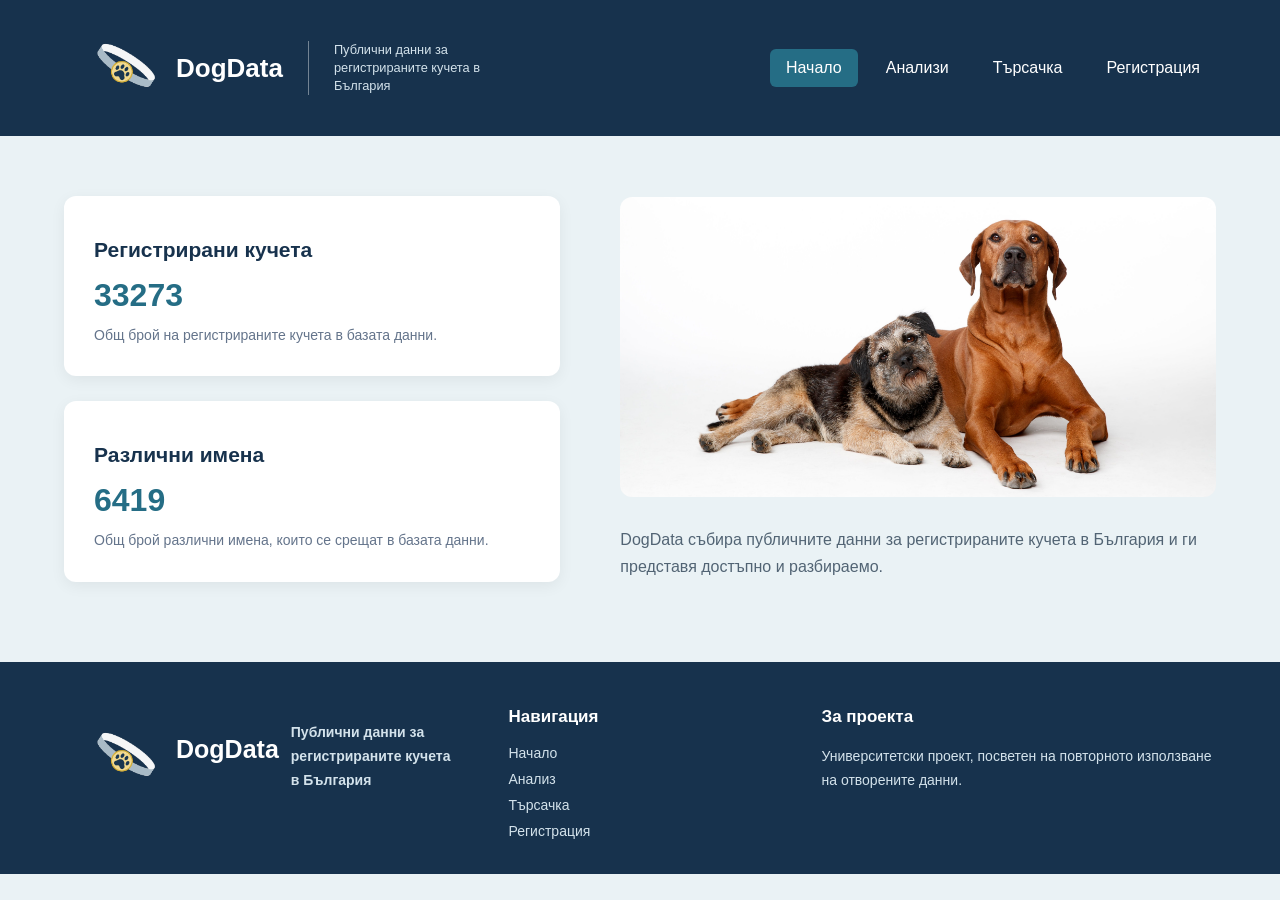
<file: index.html>
<!DOCTYPE html>
<html lang="bg">

<head>
    <meta charset="UTF-8">
    <meta name="viewport" content="width=device-width, initial-scale=1.0">

    <title>
        DogData | Данни за кучетата в България
    </title>
    <link rel="stylesheet" href="css/style.css">
</head>

<body>

    <header class="site-header">
        <div class="container">

            <a href="index.html" class="logo">
                <img src="images/logo.png" alt="DogData logo">
                DogData
            </a>

            <p class="header-description">
                Публични данни за регистрираните кучета в България
            </p>

            <nav class="main-nav">
                <a href="index.html" class="active">Начало</a>
                <a href="analyses.html">Анализи</a>
                <a href="search.html">Търсачка</a>
                <a href="registration.html">Регистрация</a>
            </nav>
        </div>
    </header>

    <main>
        <section class="hero-section">
            <!--left part-->
            <div class="info-cards">
                <div class="info-card">
                    <div class="card-icon"></div>
                    <h2>Регистрирани кучета</h2>

                    <!---Count of dogs-->
                    <p class="card-number" id="registered-dogs-count"></p>

                    <p class="card-description">
                        Общ брой на регистрираните кучета в базата данни.
                    </p>
                </div>

                <div class="info-card">
                    <div class="card-icon"></div>

                    <!--Topic of the second map-->
                    <h2>Различни имена</h2>

                    <!--info in numbers-->
                    <p class="card-number" id="differentNames"></p>

                    <p class="card-description">
                        Общ брой различни имена, които се срещат в базата данни.
                    </p>
                </div>
            </div>

            <!-- right part-->
            <div class="hero-content">
                <!-- put dog picture-->
                <img src="images/dogs.jpg" alt="Куче" class="hero-image">

                <h1></h1>

                <p>
                    DogData събира публичните данни за
                    регистрираните кучета в България и ги
                    представя достъпно и разбираемо.
                </p>
            </div>
        </section>
    </main>

    <script src="libs/sql-wasm-inline.js"></script>
    <script>
        loadDatabase();

        async function loadDatabase() {
            const SQL = await initSqlJs();
            const response = await fetch("data/data.db");
            const buffer = await response.arrayBuffer();
            db = new SQL.Database(new Uint8Array(buffer));

            db.create_function('UNICODE_PROPER', (str) => {
                if (!str) return '';
                return str.split(' ').map(word => word.charAt(0).toLocaleUpperCase('bg-BG') + word.slice(1).toLocaleLowerCase('bg-BG')).join(' ');
            });

            const dogCount = document.getElementById("registered-dogs-count");
            dogCount.textContent = db.exec("SELECT COUNT(*) FROM dogs")[0].values[0][0];

            const nameCount = document.getElementById("differentNames");
            nameCount.textContent = db.exec("SELECT COUNT(DISTINCT UNICODE_PROPER(name)) FROM dogs WHERE name IS NOT NULL")[0].values[0][0];
        }
    </script>

    <footer class="site-footer">
        <div class="footer-container">
            <!--first colon-->
            <div class="footer-about">
                <a href="index.html" class="logo">
                    <img src="images/logo.png" alt="DogData logo">
                    <h2>DogData</h2>


                    <p>
                        Публични данни за регистрираните кучета
                        в България
                    </p>
                </a>
            </div>
            <!--second colon-->
            <div class="footer-navigation">
                <h3>Навигация</h3>

                <a href="index.html">Начало</a>
                <a href="analyses.html">Анализ</a>
                <a href="search.html">Търсачка</a>
                <a href="registration.html">Регистрация</a>
            </div>

            <!--third colon-->
            <div class="footer-project">
                <h3>За проекта</h3>
                <!--add info-->
                <p>
                    Университетски проект, посветен на
                    повторното използване на отворените данни.
                </p>
            </div>

        </div>

    </footer>
</body>

</html>
</file>
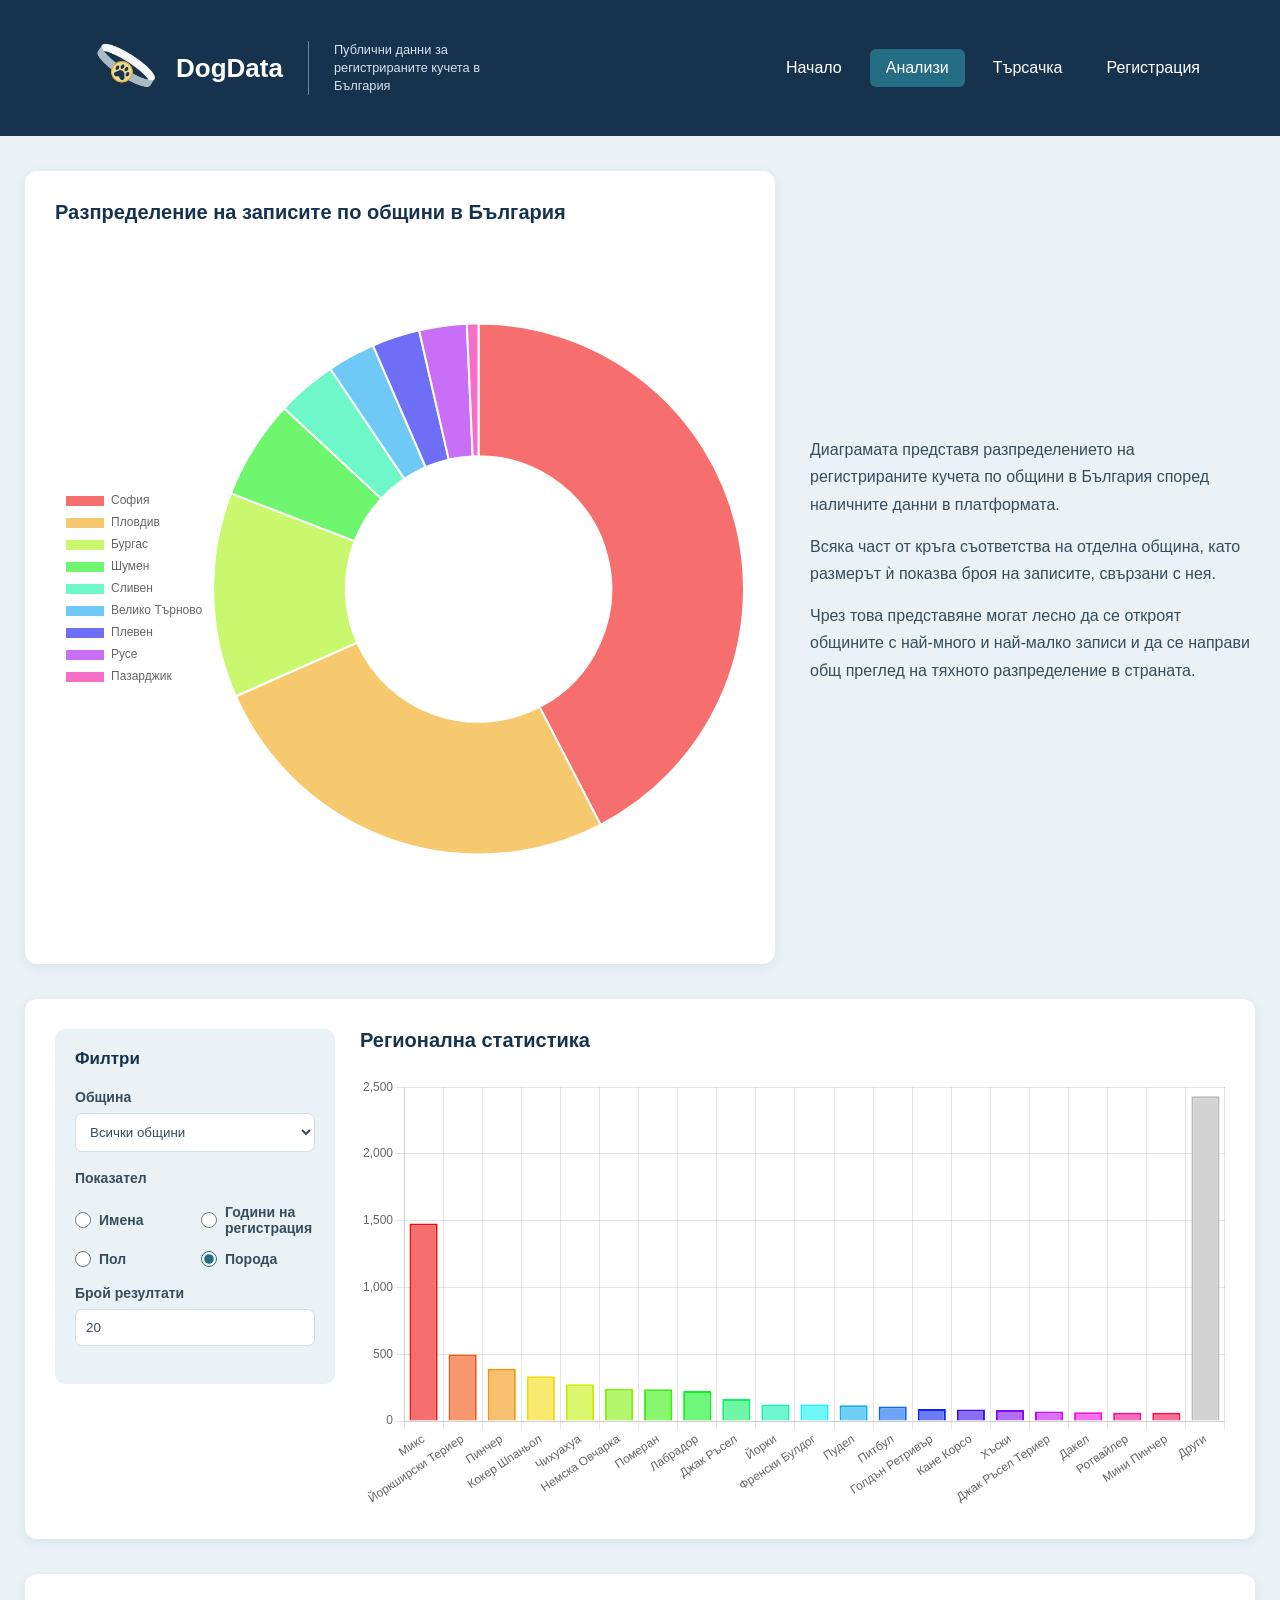
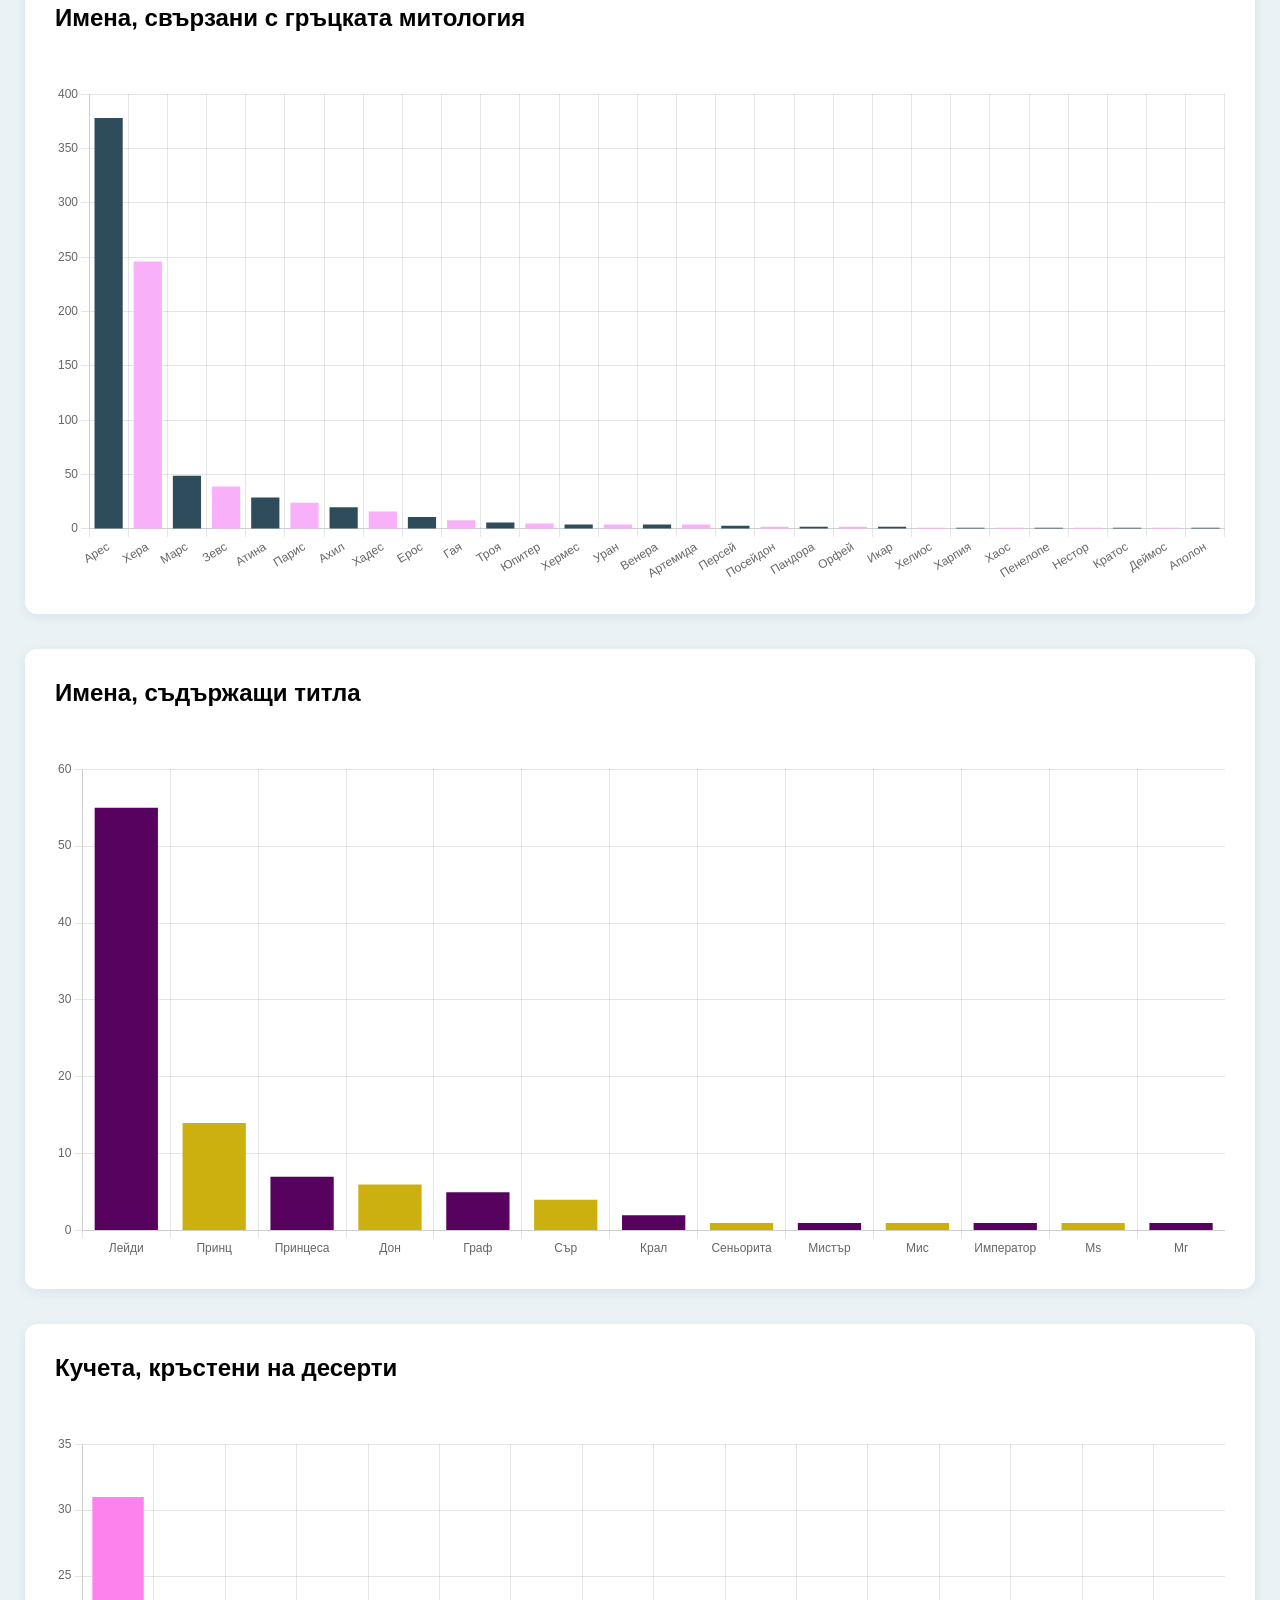
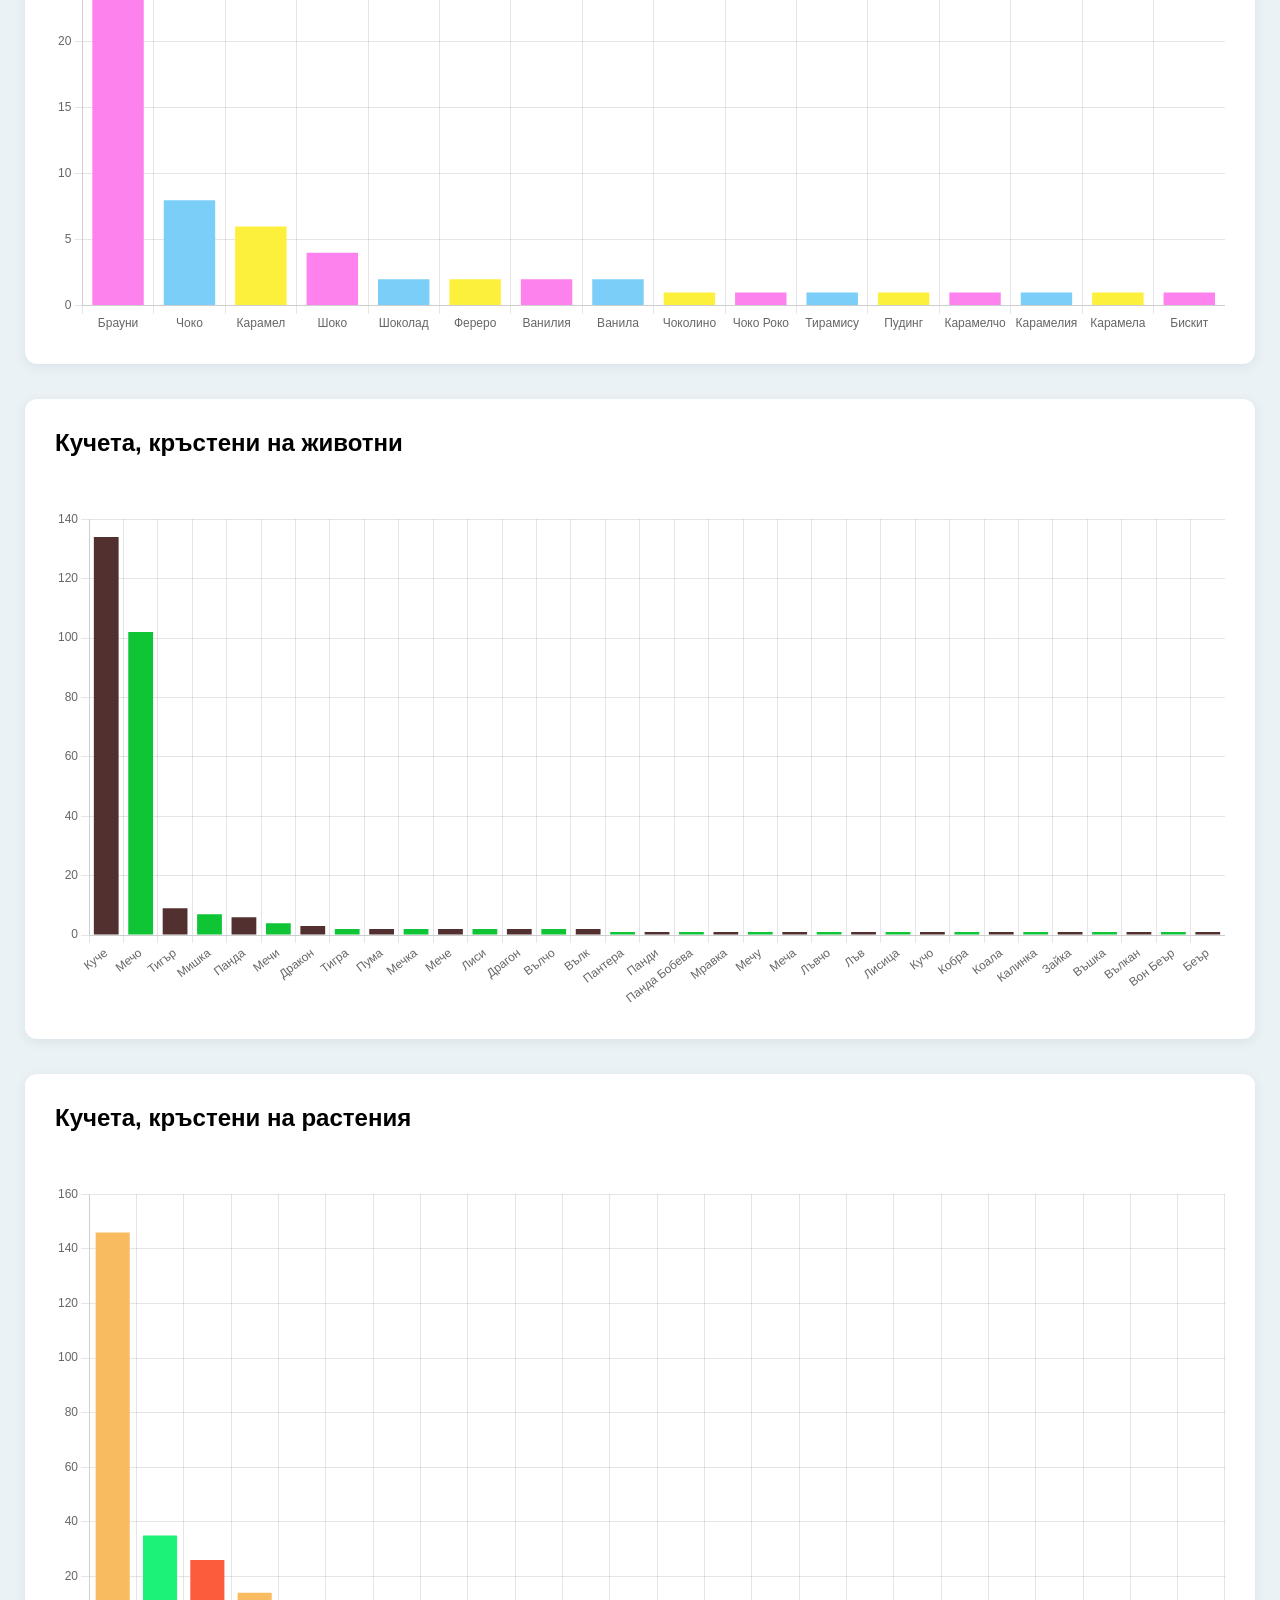
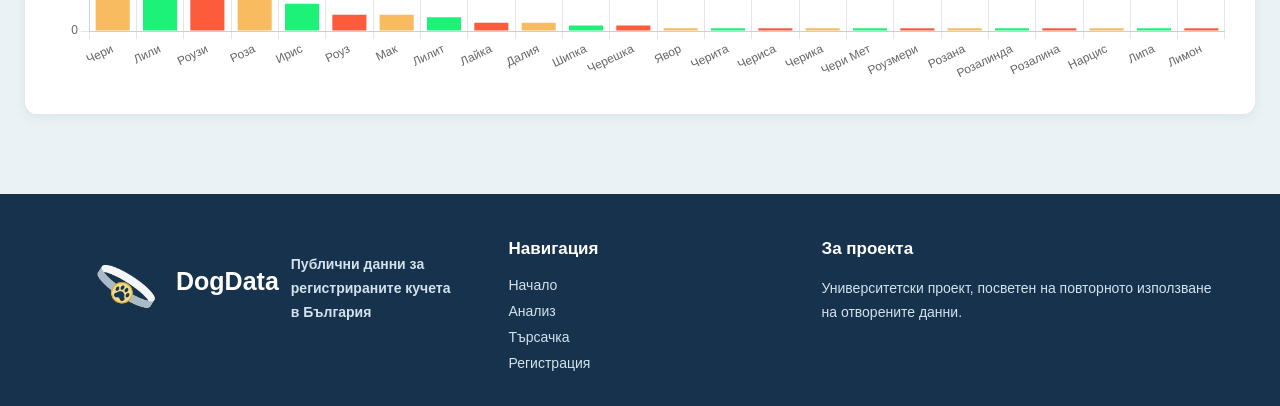
<file: analyses.html>
<!DOCTYPE html>
<html lang="bg">

<head>
    <meta charset="UTF-8">
    <meta name="viewport" content="width=device-width, initial-scale=1.0">

    <title>
        DogData | Анализи
    </title>
    <!--Obshti stilove-->
    <link rel="stylesheet" href="css/style.css">
    <!--Стил на страницаа анализ-->
    <link rel="stylesheet" href="css/analyses.css">
</head>

<body>

    <header class="site-header">
        <div class="container">

            <a href="index.html" class="logo">
                <img src="images/logo.png" alt="DogData logo">
                DogData
            </a>

            <p class="header-description">
                Публични данни за регистрираните кучета в България
            </p>

            <nav class="main-nav">
                <a href="index.html">Начало</a>
                <a href="analyses.html" class="active">Анализи</a>
                <a href="search.html">Търсачка</a>
                <a href="registration.html">Регистрация</a>
            </nav>
        </div>
    </header>

    <main class="analyses-page">

        <div class="analyses-container">

            <section class="national-statistics">
                <div class="national-chart-card">
                    <h2>Разпределение на записите по общини в България</h2>
                    <canvas id="nationalChart"></canvas>
                </div>

                <div class="national-description">
                    <p>
                        Диаграмата представя разпределението на регистрираните
                        кучета по общини в България според
                        наличните данни в платформата.
                    </p>

                    <p>
                        Всяка част от кръга съответства на отделна община,
                        като размерът ѝ показва броя на записите,
                        свързани с нея.
                    </p>

                    <p>
                        Чрез това представяне могат лесно да се откроят
                        общините с най-много и най-малко записи и да се
                        направи общ преглед на тяхното разпределение в страната.
                    </p>
                </div>
            </section>

            <section class="regional-statistics">

                <div class="regional-content">

                    <!-- Вътрешна карта с филтри -->
                    <div class="regional-filters-card">
                        <h3>Филтри</h3>

                        <!--Izbor na oblast-->
                        <div class="filter-group">
                            <label for="regionSelect">Община</label>
                            <select id="regionSelect" onchange="updateRegionalChart()">
                                <option value="%">Всички общини</option>
                            </select>
                        </div>

                        <!--types of diagrams-->
                        <div class="filter-group">
                            <label>Показател</label>

                            <div class="filter-options">

                                <label class="filter-option">
                                    <input type="radio" name="chartFilter" value="name"
                                        onchange="updateRegionalChart()">
                                    <span>Имена</span>
                                </label>

                                <label class="filter-option">
                                    <input type="radio" name="chartFilter" value="year"
                                        onchange="updateRegionalChart()">
                                    <span>Години на регистрация</span>
                                </label>

                                <label class="filter-option">
                                    <input type="radio" name="chartFilter" value="gender"
                                        onchange="updateRegionalChart()">
                                    <span>Пол</span>
                                </label>

                                <label class="filter-option">
                                    <input type="radio" name="chartFilter" value="breed"
                                        onchange="updateRegionalChart()" checked>
                                    <span>Порода</span>
                                </label>

                            </div>
                        </div>

                        <!-- Брой резултати -->
                        <div class="filter-group">
                            <label for="limitInput">Брой резултати</label>

                            <input type="text" id="limitInput" placeholder="Лимит..." oninput="updateRegionalChart()"
                                value="20">
                        </div>
                    </div>

                    <!-- Регионална диаграма -->
                    <div class="regional-chart">
                        <h2>Регионална статистика</h2>
                        <canvas id="regionalChart"></canvas>
                    </div>

                </div>

            </section>

            <section class="name-statistics">
                <div class="name-content">
                    <h2>Имена, свързани с гръцката митология</h2>
                    <canvas id="greekChart"></canvas>
                </div>
            </section>

            <section class="name-statistics">
                <div class="name-content">
                    <h2>Имена, съдържащи титла</h2>
                    <canvas id="royalTitleChart"></canvas>
                </div>
            </section>

            <section class="name-statistics">
                <div class="name-content">
                    <h2>Кучета, кръстени на десерти</h2>
                    <canvas id="dessertChart"></canvas>
                </div>
            </section>

            <section class="name-statistics">
                <div class="name-content">
                    <h2>Кучета, кръстени на животни</h2>
                    <canvas id="animalChart"></canvas>
                </div>
            </section>

            <section class="name-statistics">
                <div class="name-content">
                    <h2>Кучета, кръстени на растения</h2>
                    <canvas id="plantChart"></canvas>
                </div>
            </section>

        </div>

    </main>

    <script src="libs/chart.umd.min.js"></script>
    <script src="libs/sql-wasm-inline.js"></script>
    <script src="scripts/analyses.js"></script>

    <footer class="site-footer">
        <div class="footer-container">
            <!--first colon-->
            <div class="footer-about">
                <a href="index.html" class="logo">
                    <img src="images/logo.png" alt="DogData logo">
                    <h2>DogData</h2>


                    <p>
                        Публични данни за регистрираните кучета
                        в България
                    </p>
                </a>
            </div>
            <!--second colon-->
            <div class="footer-navigation">
                <h3>Навигация</h3>

                <a href="index.html">Начало</a>
                <a href="analyses.html">Анализ</a>
                <a href="search.html">Търсачка</a>
                <a href="registration.html">Регистрация</a>
            </div>

            <!--third colon-->
            <div class="footer-project">
                <h3>За проекта</h3>
                <!--add info-->
                <p>
                    Университетски проект, посветен на
                    повторното използване на отворените данни.
                </p>
            </div>

        </div>

    </footer>


</body>

</html>
</file>
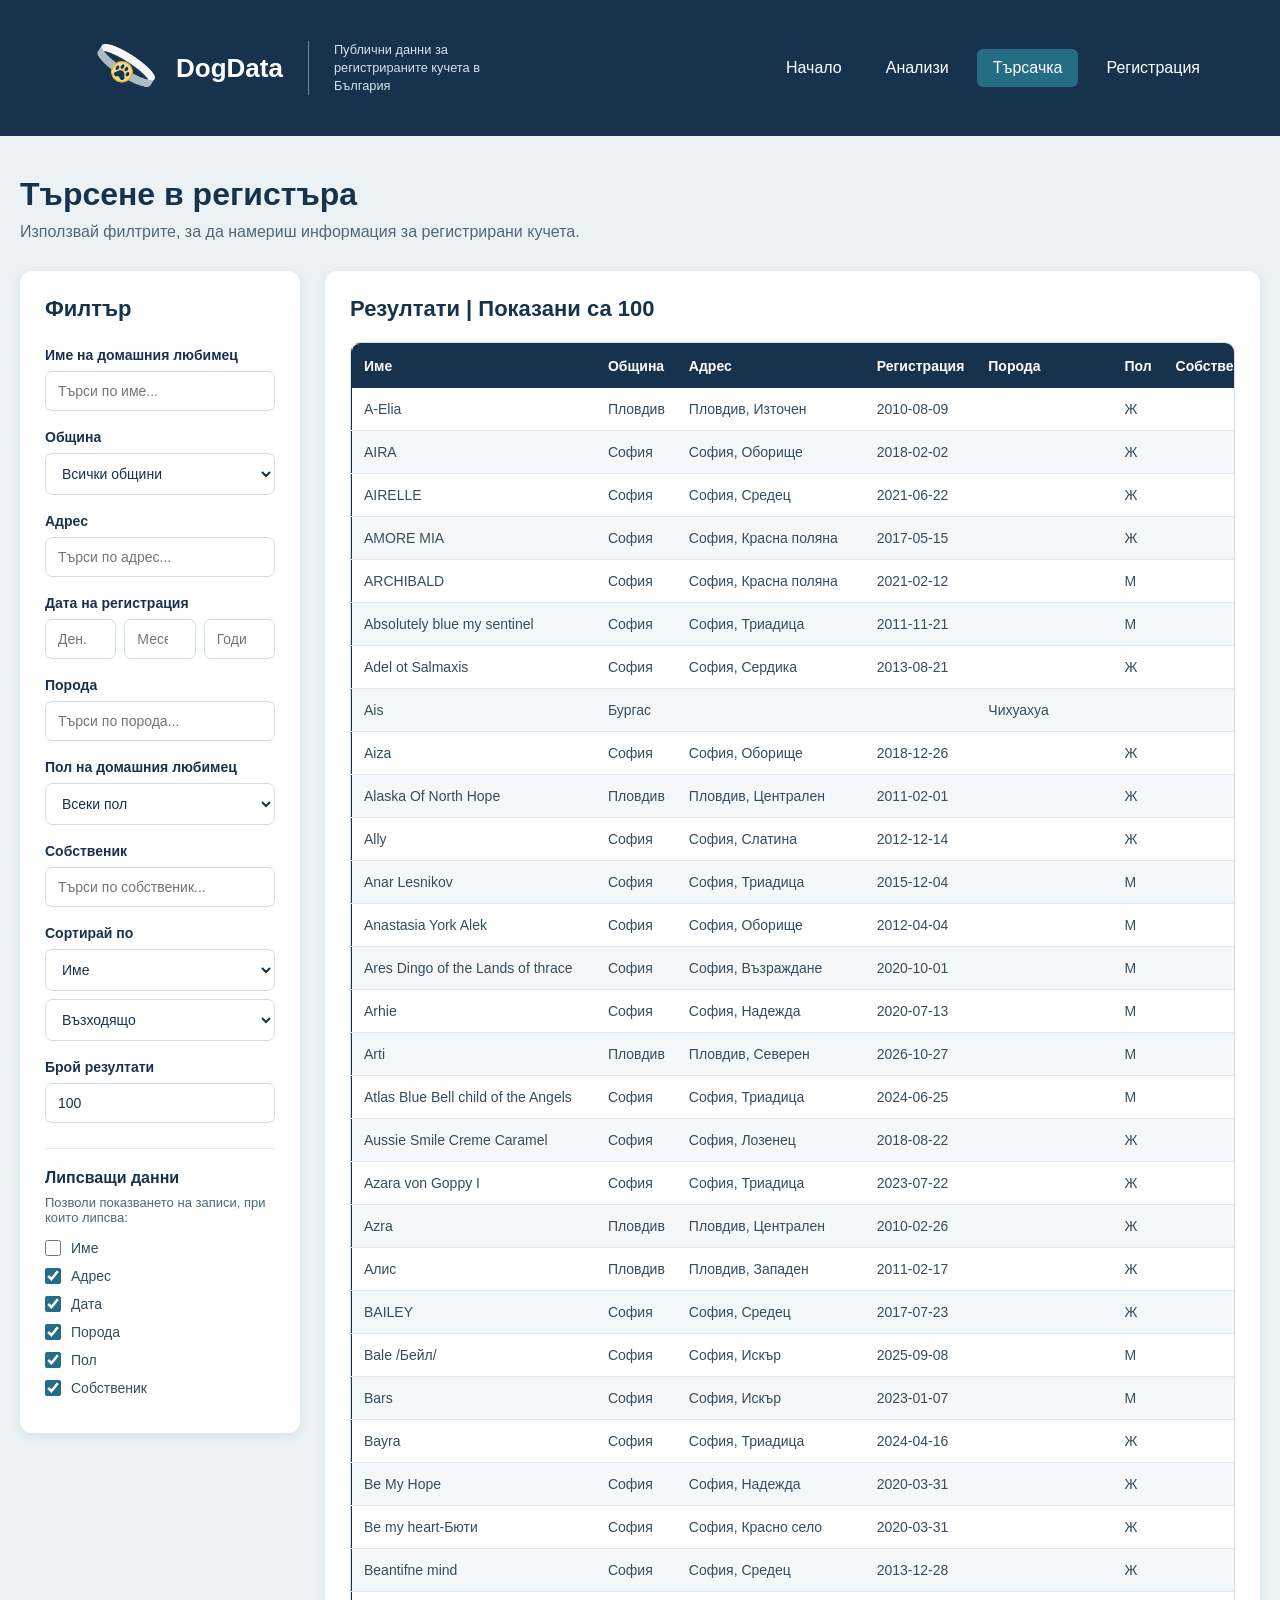
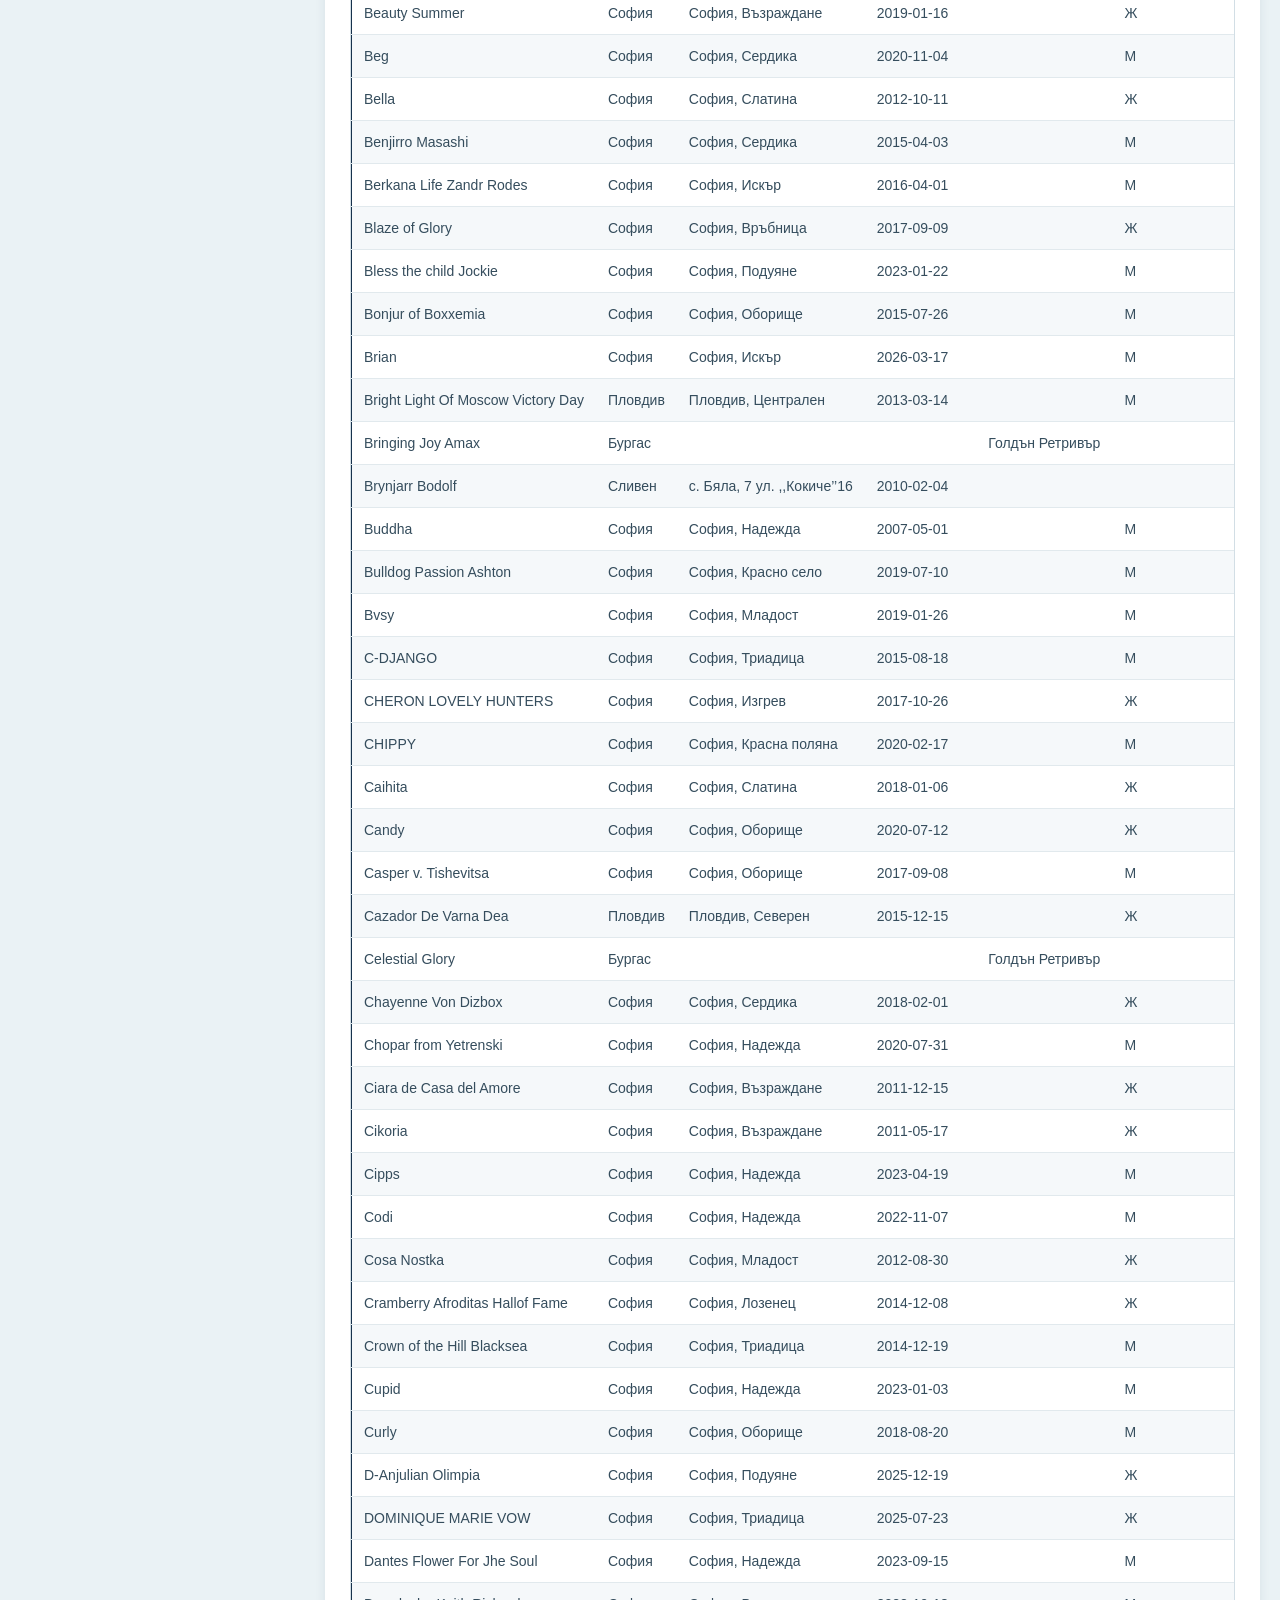
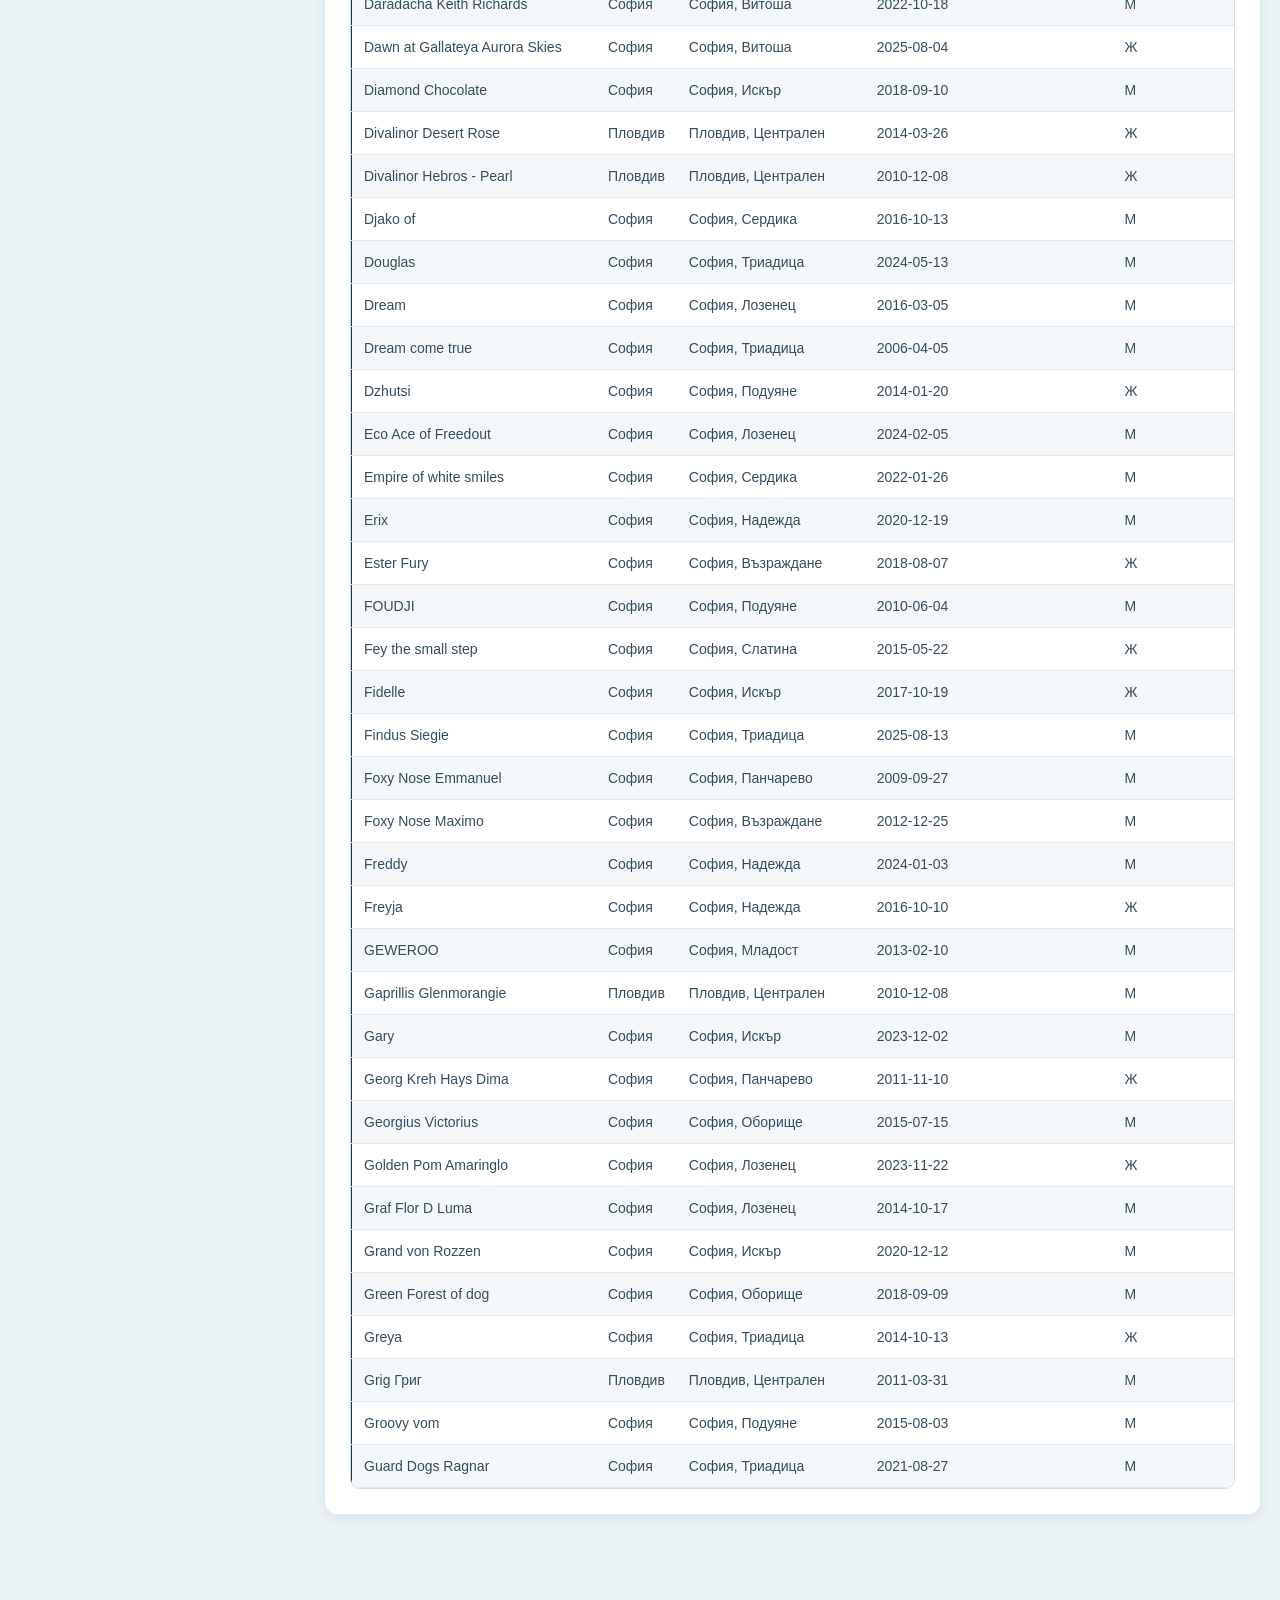
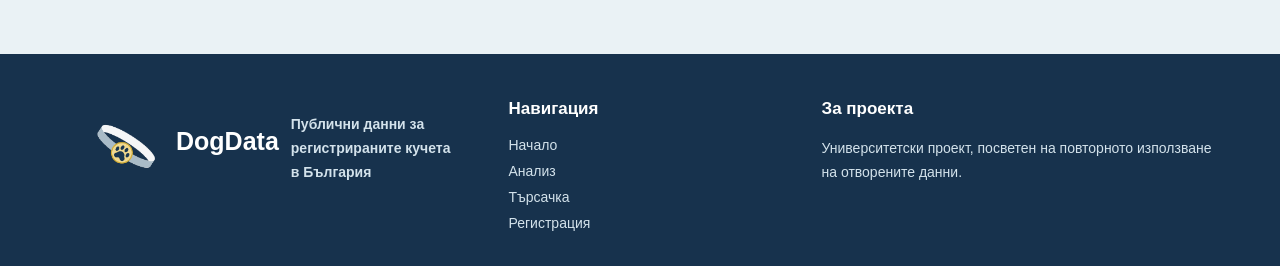
<file: search.html>
<!DOCTYPE html>
<html lang="bg">

<head>
    <meta charset="UTF-8">
    <meta name="viewport" content="width=device-width, initial-scale=1.0">

    <title>
        DogData | Търсачка
    </title>
    <!--Obshti stilove-->
    <link rel="stylesheet" href="css/style.css">
    <!--Stil za search-a-->
    <link rel="stylesheet" href="css/search.css">
</head>

<body>

    <header class="site-header">
        <div class="container">

            <a href="index.html" class="logo">
                <img src="images/logo.png" alt="DogData logo">
                DogData
            </a>

            <p class="header-description">
                Публични данни за регистрираните кучета в България
            </p>

            <nav class="main-nav">
                <a href="index.html">Начало</a>
                <a href="analyses.html">Анализи</a>
                <a href="search.html" class="active">Търсачка</a>
                <a href="registration.html">Регистрация</a>
            </nav>
        </div>
    </header>

    <main class="search-page">
        <div class="search-container">
            <div class="search-heading">
                <!--Smyana na zaglavieto-->
                <h1>Търсене в регистъра</h1>
                <p>
                    Използвай филтрите, за да намериш информация за регистрирани кучета.
                </p>

            </div>

            <div class="search-layout">
                <!--left panel-->
                <aside class="filters-panel">

                    <h2>Филтър</h2>

                    <!--Търсене по име-->
                    <div class="filter-group">
                        <label for="nameInput">Име на домашния любимец</label>
                        <input type="text" id="nameInput" placeholder="Търси по име..." oninput="filterTable()"
                            value="">
                    </div>

                    <!--Избор на община-->
                    <div class="filter-group">
                        <label for="municipalitySelect">Община</label>

                        <select id="municipalitySelect" onchange="filterTable()">
                            <option value="%">Всички общини</option>
                        </select>
                    </div>

                    <!--Търсене по адрес-->
                    <div class="filter-group">
                        <label for="addressInput">Адрес</label>

                        <input type="text" id="addressInput" placeholder="Търси по адрес..." oninput="filterTable()"
                            value="">
                    </div>

                    <!--Търсене по дата-->
                    <div class="filter-group">
                        <label for="dateInput">Дата на регистрация</label>

                        <div class="date-inputs">
                        <input type="number" id="dayInput" placeholder="Ден..." oninput="filterTable()" value="">
                        <input type="number" id="monthInput" placeholder="Месец..." oninput="filterTable()" value="">
                        <input type="number" id="yearInput" placeholder="Година..." oninput="filterTable()" value="">
                        </div>
                    </div>

                    <!--Търсене по порода-->
                    <div class="filter-group">
                        <label for="breedInput">Порода</label>

                        <input type="text" id="breedInput" placeholder="Търси по порода..." oninput="filterTable()"
                            value="">
                    </div>

                    <div class="filter-group">
                        <label for="genderSelect">Пол на домашния любимец</label>

                        <select id="genderSelect" onchange="filterTable()">
                            <option value="%">Всеки пол</option>
                            <option value="М">Мъжки</option>
                            <option value="Ж">Женски</option>
                        </select>
                    </div>

                    <!--Търсене по собственик-->
                    <div class="filter-group">
                        <label for="ownerInput">Собственик</label>

                        <input type="text" id="ownerInput" placeholder="Търси по собственик..." oninput="filterTable()"
                            value="">
                    </div>

                    <!--Sort-->
                    <div class="filter-group">
                        <label for="orderBy">Сортирай по</label>

                        <select id="orderBy" onchange="filterTable()">
                            <option value="name">Име</option>
                            <option value="municipality">Община</option>
                            <option value="address">Адрес</option>
                            <option value="registration_date">Дата</option>
                            <option value="breed">Порода</option>
                            <option value="gender">Пол</option>
                            <option value="owner">Собственик</option>
                        </select>

                        <select id="orderDirection" onchange="filterTable()">
                            <option value="ASC">Възходящо</option>
                            <option value="DESC">Низходящо</option>
                        </select>
                    </div>

                    <!--Лимит на резултатите-->
                    <div class="filter-group">
                        <label for="limitInput">Брой резултати</label>

                        <input type="text" id="limitInput" placeholder="Лимит..." oninput="filterTable()" value="100">
                    </div>

                    <!--Настройки за липсващи данни-->
                    <div class="nullable-filters">

                        <h3>Липсващи данни</h3>

                        <p>Позволи показването на записи, при които липсва:</p>

                        <div class="nullable-option">
                            <input type="checkbox" id="nullableName"
                                value="name" onchange="filterTable()">
                            <label for="nullableName">Име</label>
                        </div>

                        <div class="nullable-option">
                            <input type="checkbox" id="nullableAddress"
                                value="address" onchange="filterTable()" checked>
                            <label for="nullableAddress">Адрес</label>
                        </div>

                        <div class="nullable-option">
                            <input type="checkbox" id="nullableDate"
                                value="registration_date" onchange="filterTable()" checked>
                            <label for="nullableDate">Дата</label>
                        </div>

                        <div class="nullable-option">
                            <input type="checkbox" id="nullableBreed"
                                value="breed" onchange="filterTable()" checked>
                            <label for="nullableBreed">Порода</label>
                        </div>

                        <div class="nullable-option">
                            <input type="checkbox" id="nullableGender"
                                value="gender" onchange="filterTable()" checked>
                            <label for="nullableGender">Пол</label>
                        </div>

                        <div class="nullable-option">
                            <input type="checkbox" id="nullableOwner"
                                value="owner" onchange="filterTable()" checked>
                            <label for="nullableOwner">Собственик</label>
                        </div>

                    </div>
                </aside>

                <!--Right part: results-->
                <section class="results-panel">
                    <div class="results-heading">
                        <h2>Резултати | Показани са <span id="resultsCount">100</span></h2>
                    </div>

                    <!--Контейнер за таблицата-->
                    <div class="table-wrapper">

                        <table id="dogsTable">
                            <thead>
                                <tr>
                                    <th>Име</th>
                                    <th>Община</th>
                                    <th>Адрес</th>
                                    <th>Регистрация</th>
                                    <th>Порода</th>
                                    <th>Пол</th>
                                    <th>Собственик</th>
                                </tr>
                            </thead>

                            <tbody id="dogsTableBody"></tbody>
                        </table>
                    </div>

                    <!--Съобщение при липса на резултати-->
                    <p id="noResults" style="display: none;">
                        Няма намерени резултати.
                    </p>
                </section>
            </div>
        </div>

    </main>

    <!--JavaScript библиотеки-->
    <script src="libs/sql-wasm-inline.js"></script>
    <script src="scripts/search.js"></script>


    <footer class="site-footer">
        <div class="footer-container">
            <!--first colon-->
            <div class="footer-about">
                <a href="index.html" class="logo">
                    <img src="images/logo.png" alt="DogData logo">
                    <h2>DogData</h2>


                    <p>
                        Публични данни за регистрираните кучета
                        в България
                    </p>
                </a>
            </div>
            <!--second colon-->
            <div class="footer-navigation">
                <h3>Навигация</h3>

                <a href="index.html">Начало</a>
                <a href="analyses.html">Анализ</a>
                <a href="search.html">Търсачка</a>
                <a href="registration.html">Регистрация</a>
            </div>

            <!--third colon-->
            <div class="footer-project">
                <h3>За проекта</h3>
                <!--add info-->
                <p>
                    Университетски проект, посветен на
                    повторното използване на отворените данни.
                </p>
            </div>

        </div>

    </footer>


</body>

</html>
</file>
<file: css/style.css>
/*Osnovni nastroiki*/
*{
    margin: 0;
    padding: 0;
    box-sizing: border-box;
}

body {
    font-family: Arial, Helvetica, sans-serif;
    background-color: #EAF2F5;
}

/*Navigacia na lentata*/
.site-header{
    background-color: #17324D;
    padding: 18px 0;
}

/*Container za logoto i butonite */
.container{
    width: 90%;
    max-width: 1200px;
    margin: 0 auto;
    display: flex;
    justify-content: space-between;
    align-items: center;
    gap: 25px;
}

/*logo*/
.logo{
    display: flex;
    align-items: center;
    gap: 12px;
    color: #FFFFFF;
    font-size: 26px;
    font-weight: bold;
    text-decoration: none;
}

.logo img {

    width: 100px;
    height: 100px;
    object-fit: contain;
    transform: scale(1.4);
    transform-origin: left center;
}

/*Кратко описание до логото*/
.header-description{
    color: #D3E2EB;
    font-size: clamp(11px,1vw,14px);
    line-height: 1.4;
    max-width: 230px;
    margin: 0;
    padding-left: 25px;
    border-left: 1px solid rgba(255, 255, 255, 0.4);
    flex: 0 1 230px;
}

.main-nav{
    display: flex;
    gap: 12px;
    margin-left: auto;
}

@media (max-width:900px){
    .container{
        flex-wrap: wrap;
        justify-content: flex-start;
        row-gap: 15px;
    }

    .header-description{
        flex: 1 1 0;
        max-width: none;
        min-width: 0;
        margin: 0;
    }

    .main-nav{
        width: 100%;
        justify-content: center;
        flex-wrap: wrap;
        margin-left: 0;
    }
}


/*navigacionni butoni*/
.main-nav{
    display: flex;
    gap: 12px;
}

.main-nav a {
    color: #FFFFFF;
    text-decoration: none;
    padding: 10px 16px;
    border-radius: 6px;
    transition: background-color 0.3s;
}

.main-nav a:hover{
    background-color: #256D85;
}

/* Efect pri posochvane */
.main-nav a.active {
    background-color: #256D85;
}

/*Основна секция*/
.hero-section{
    width: 90%;
    max-width: 1200px;
    margin: 60px auto;
    display: flex;
    align-items: center;
    gap: 60px;
}

/*left part*/
.info-cards{
    flex: 1;
    display: flex;
    flex-direction: column;
    gap: 25px;
}

/*Външен вид на картите*/
.info-card{
    background-color: #FFFFFF;
    padding: 30px;
    border-radius: 12px;
    box-shadow: 0 4px 15px rgba(0, 0, 0, 0.06);
}

/*icona*/
.card-icon{
    font-size: 30px;
    margin-bottom: 12px;
}

/*Заглавие на картата*/
.info-card h2{
    color: #17324D;
    font-size: 21px;
    margin-bottom: 15px;
}

/*Голямо число или факт*/
.card-number{
    color: #256D85;
    font-size: 32px;
    font-weight: bold;
    margin-bottom: 10px;
}

/*Описание на картата*/
.card-description{
    color: #64748B;
    font-size: 14px;
    line-height: 1.6;
}

/*right part*/
.hero-content{
    flex: 1.2;
}

/*Снимка*/
.hero-image{
    width: 100%;
    height: 300px;
    object-fit: cover;
    border-radius: 12px;
    margin-bottom: 25px;
}

/*Zaglavie do snimkata*/
.hero-content h1{
    color: #526474;
    font-size: 16px;
    line-height: 1.7;
}

/*Описание*/
.hero-content p {
    color: #526474;
    font-size: 16px;
    line-height: 1.7;
}

/*footer*/
.site-footer{
    background-color: #17324D;
    color: #FFFFFF;
    margin-top: 80px;
    padding: 45px 0 0;
}

.footer-container{
    width: 90%;
    max-width: 1200px;
    margin: 0 auto;
    padding-bottom: 35px;
    display: grid;
    grid-template-columns: 1.2fr 0.8fr 1.2fr;
    gap: 50px;
}

.footer-about h2{
    font-size: 25px;
    margin-bottom: 15px;
}

.footer-container h3{
    font-size: 17px;
    margin-bottom: 18px;
}

.footer-container p {
    color: #D3E2EB;
    font-size: 14px;
    line-height: 1.7;
}

.footer-navigation{
    display: flex;
    flex-direction: column;
    align-items: flex-start;
    gap: 10px;
}

.footer-navigation h3{
    margin-bottom: 8px;
}

.footer-navigation a{
    color: #D3E2EB;
    text-decoration: none;
    font-size: 14px;
    transition: color 0.3s;
}

.footer-project p + p{
    margin-top: 10px;
}
.footer-bottom{
    border-top: 1px solid rgba(255, 255, 255, 0.15);
    text-align: center;
    padding: 18px 5%;
}

.footer-bottom p{
    color: #AFC2D0;
    font-size: 12px;
}


#dogsTable{
    border: 1px solid #17324D;
}
</file>
<file: css/analyses.css>
.national-statistics {
    display: grid;
    grid-template-columns: minmax(0, 750px) minmax(0, 1fr);
    gap: 35px;
    align-items: center;
    width: 100%;
    margin: 35px 0;
    padding: 0 25px;
}

.national-chart-card {
    background-color: #FFFFFF;
    padding: 30px;
    border-radius: 12px;
    box-shadow: 0 3px 12px rgba(23, 50, 77, 0.08);
}

.national-chart-card h2 {
    color: #17324D;
    font-size: 20px;
    margin: 0 0 20px;
}

/*Text*/
.national-description {
    color: #354D5D;
    font-size: 16px;
    line-height: 1.7;
}

.national-description p {
    margin: 0 0 15px;
}

/* Голяма външна карта */
.name-statistics,
.regional-statistics {
    width: 100%;
    margin: 35px 0;
    padding: 0 25px;
}

.regional-content {
    display: grid;
    grid-template-columns: 280px minmax(0, 1fr);
    gap: 25px;
    align-items: start;

    background-color: #FFFFFF;
    padding: 30px;
    border-radius: 12px;
    box-shadow: 0 3px 12px rgba(23, 50, 77, 0.08);
}

.name-content {
    display: grid;
    grid-template-rows: 50px minmax(0, 1fr);
    gap: 30px;

    background-color: #FFFFFF;
    padding: 30px;
    border-radius: 12px;
    box-shadow: 0 3px 12px rgba(23, 50, 77, 0.08);
}

/* Лява част с диаграмата */
.regional-chart h2 {
    color: #17324D;
    font-size: 20px;
    margin: 0 0 25px;
}

.name-content canvas,
.regional-content canvas {
    max-height: 500px;
    width: 100%;
}

/* .name-content canvas {
    width: 100% !important;
    height: auto !important;
    aspect-ratio: 1 / 1;
} */

/* Вътрешна карта с филтри */
.regional-filters-card {
    background-color: #EAF2F5;
    padding: 20px;
    border-radius: 10px;
}

.regional-filters-card h3 {
    color: #17324D;
    font-size: 17px;
    margin: 0 0 20px;
}

/* Полета за избор */
.filter-group {
    display: flex;
    flex-direction: column;
    gap: 8px;
    margin-bottom: 18px;
}

.filter-group label {
    color: #354D5D;
    font-size: 14px;
    font-weight: 600;
}

.filter-group input,
.filter-group select {
    width: 100%;
    padding: 10px;
    border: 1px solid #D2DEE5;
    border-radius: 7px;
    background-color: #FFFFFF;
    color: #354D5D;
}

/* Двете колони с отметки */
.filter-options {
    display: grid;
    grid-template-columns: repeat(2, minmax(0, 1fr));
    gap: 15px 12px;
    margin-top: 10px;
}

/* Отделна опция */
.filter-option {
    display: flex;
    align-items: center;
    gap: 8px;
    color: #354D5D;
    font-size: 14px;
    cursor: pointer;
}

/* Самата отметка */
.filter-option input[type="radio"] {
    width: 16px;
    height: 16px;
    margin: 0;
    accent-color: #256D85;
    cursor: pointer;
    flex-shrink: 0;
}
</file>
<file: css/search.css>
/* search panel - general*/

.search-page {
    background-color: #EAF2F5;
    min-height: 100vh;
    padding: 40px 20px 60px;
}

.search-container {
    max-width: 1400px;
    margin: 0 auto;
}

/* Заглавие на страницата */
.search-heading {
    margin-bottom: 30px;
}

.search-heading h1 {
    color: #17324D;
    font-size: 32px;
    margin-bottom: 10px;
}

.search-heading p {
    color: #526777;
    font-size: 16px;
    margin: 0;
}


/* main layout*/

.search-layout {
    display: grid;
    grid-template-columns: 280px minmax(0, 1fr);
    gap: 25px;
    align-items: start;
}


/* filters panel*/

.filters-panel {
    background-color: #FFFFFF;
    padding: 25px;
    border-radius: 12px;
    box-shadow: 0 3px 12px rgba(23, 50, 77, 0.08);
}

.filters-panel h2 {
    color: #17324D;
    font-size: 22px;
    margin: 0 0 25px;
}

.filter-group {
    display: flex;
    flex-direction: column;
    gap: 8px;
    margin-bottom: 18px;
}

/*dates*/

.date-inputs {
    display: grid;
    grid-template-columns: repeat(3, minmax(0, 1fr));
    gap: 8px;
}

.date-inputs input {
    min-width: 0;
}

.filter-group label {
    color: #17324D;
    font-size: 14px;
    font-weight: 600;
}

.filter-group input,
.filter-group select {
    width: 100%;
    box-sizing: border-box;
    padding: 11px 12px;
    border: 1px solid #D2DEE5;
    border-radius: 7px;
    background-color: #FFFFFF;
    color: #17324D;
    font-size: 14px;
    outline: none;
    transition: border-color 0.2s, box-shadow 0.2s;
}

.filter-group input:focus,
.filter-group select:focus {
    border-color: #256D85;
    box-shadow: 0 0 0 3px rgba(37, 109, 133, 0.12);
}


/* nullable filters*/

.nullable-filters {
    border-top: 1px solid #E1E9ED;
    margin-top: 25px;
    padding-top: 20px;
}

.nullable-filters h3 {
    color: #17324D;
    font-size: 16px;
    margin: 0 0 8px;
}

.nullable-filters p {
    color: #526777;
    font-size: 13px;
    margin: 0 0 15px;
}

.nullable-option {
    display: flex;
    flex-direction: row;
    align-items: center;
    gap: 10px;
    margin-bottom: 12px;
}

.nullable-option input[type="checkbox"] {
    width: 16px;
    height: 16px;
    flex: 0 0 16px;
    margin: 0;
    accent-color: #256D85;
    cursor: pointer;
}

.nullable-option label {
    display: inline;
    width: auto;
    margin: 0;
    color: #354D5D;
    font-size: 14px;
    cursor: pointer;
}


/* results panel*/

.results-panel {
    min-width: 0;
    background-color: #FFFFFF;
    padding: 25px;
    border-radius: 12px;
    box-shadow: 0 3px 12px rgba(23, 50, 77, 0.08);
}

.results-heading {
    margin-bottom: 20px;
}

.results-heading h2 {
    color: #17324D;
    font-size: 22px;
    margin: 0;
}


/* table*/

.table-wrapper {
    width: 100%;
    overflow-x: auto;
    border: 1px solid #D2DEE5;
    border-radius: 10px;
}

#dogsTable {
    width: 100%;
    border-collapse: collapse;
    text-align: left;
    color: #354D5D;
    font-size: 14px;
}

#dogsTable th {
    background-color: #17324D;
    color: #FFFFFF;
    padding: 14px 12px;
    font-weight: 600;
    white-space: nowrap;
}

#dogsTable th:first-child {
    border-top-left-radius: 7px;
}

#dogsTable th:last-child {
    border-top-right-radius: 7px;
}

#dogsTable td {
    padding: 13px 12px;
    border-bottom: 1px solid #E1E9ED;
    white-space: nowrap;
}

#dogsTable tbody tr:nth-child(even) {
    background-color: #F5F8FA;
}

#dogsTable tbody tr:hover {
    background-color: #EAF2F5;
}


/* no results message*/

#noResults {
    color: #526777;
    text-align: center;
    padding: 30px 10px;
    font-size: 15px;
}


/* responsive design*/

@media (max-width: 900px) {

    .search-layout {
        grid-template-columns: 1fr;
    }

    .filters-panel {
        width: auto;
    }

}
</file>
